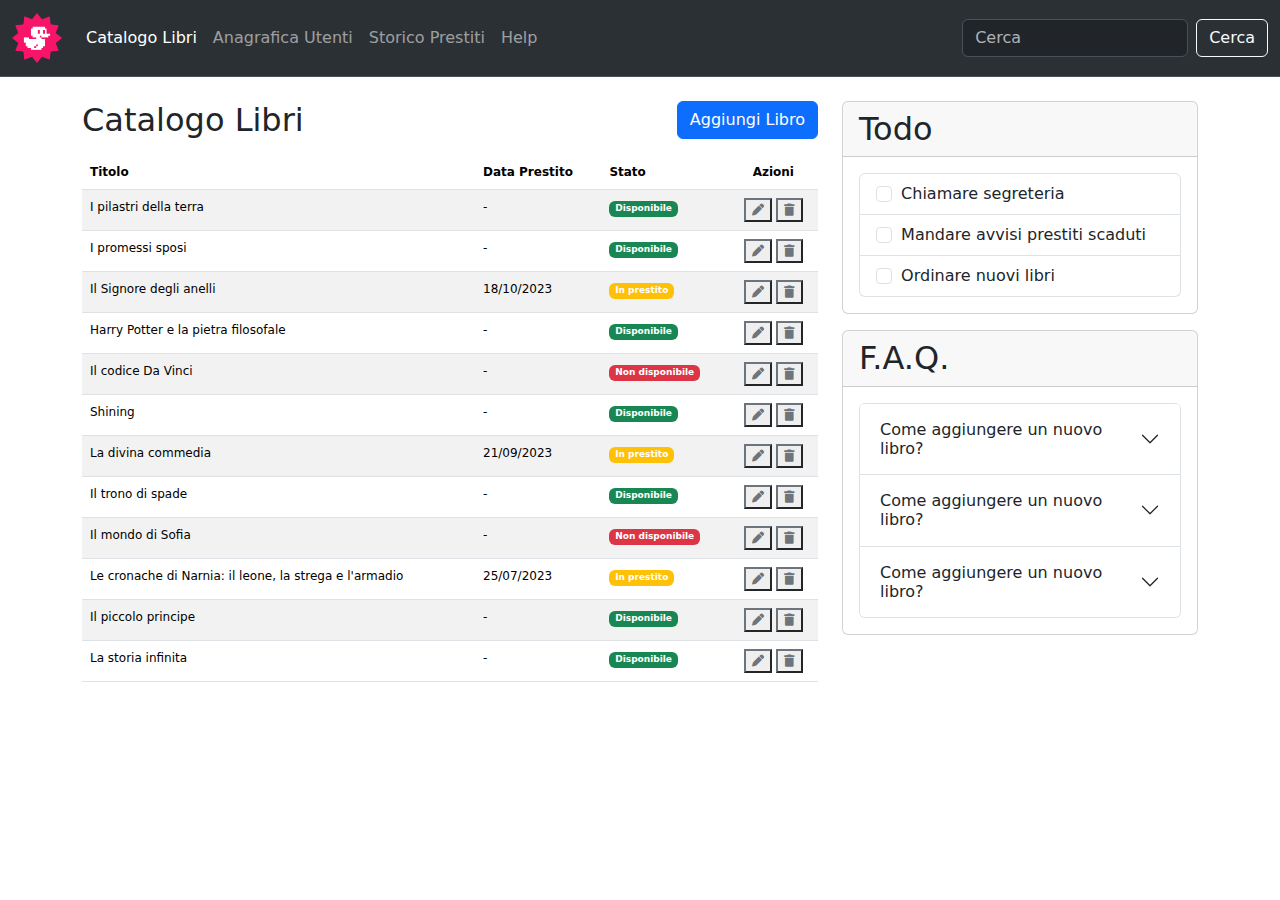
<file: index.html>
<!DOCTYPE html>
<html lang="it">
<head>
  <meta charset="UTF-8">
  <meta name="viewport" content="width=device-width, initial-scale=1.0"> 
  <meta name="author" content="Michela Milzoni">
  <title>Pagina Base</title>

  <!-- font awesome -->
  <link rel="stylesheet" 
  href="https://cdnjs.cloudflare.com/ajax/libs/font-awesome/6.7.2/css/all.min.css" 
  integrity="sha512-Evv84Mr4kqVGRNSgIGL/F/aIDqQb7xQ2vcrdIwxfjThSH8CSR7PBEakCr51Ck+w+/U6swU2Im1vVX0SVk9ABhg==" 
  crossorigin="anonymous" 
  referrerpolicy="no-referrer">

  <!-- bootstrap -->
  <link href="https://cdn.jsdelivr.net/npm/bootstrap@5.3.3/dist/css/bootstrap.min.css" 
  rel="stylesheet" 
  integrity="sha384-QWTKZyjpPEjISv5WaRU9OFeRpok6YctnYmDr5pNlyT2bRjXh0JMhjY6hW+ALEwIH" 
  crossorigin="anonymous">

  <!-- custom style -->
  <link rel="stylesheet" href="./css/style.css"> <!-- Collegamento a un file CSS esterno -->
  <link rel="shortcut icon" href="favicon.ico" type="image/x-icon">
</head>
<body>

    <!-- HEADER -->
  <header>
      <nav class="navbar navbar-expand-lg bg-body-tertiary bg-dark border-bottom border-body" data-bs-theme="dark">
        <div class="container-fluid">
          <a class="navbar-brand" href="./index.html">
            <img src="./img/duck.png" alt="Bootstrap" width="50" height="50">
          </a>
          <button class="navbar-toggler bg-dark" 
                  type="button"
                  data-bs-toggle="collapse"
                  data-bs-target="#navbarSupportedContent"
                  aria-controls="navbarSupportedContent"
                  aria-expanded="false"
                  aria-label="Toggle navigation">
            <svg xmlns="http://www.w3.org/2000/svg"
            width="30"
            height="30"
            fill="#9A9C9E"
            class="bi bi-list"
            viewBox="0 0 16 16">
            <path fill-rule="evenodd"
            d="M2.5 12a.5.5 0 0 1 .5-.5h10a.5.5 0 0 1 0 1H3a.5.5 0 0 1-.5-.5m0-4a.5.5 0 0 1 .5-.5h10a.5.5 0 0 1 0 1H3a.5.5 0 0 1-.5-.5m0-4a.5.5 0 0 1 .5-.5h10a.5.5 0 0 1 0 1H3a.5.5 0 0 1-.5-.5"/>
            </svg>
          </button>
          <div class="collapse navbar-collapse py-2" id="navbarSupportedContent">
            <ul class="navbar-nav me-auto mb-2 mb-lg-0">
              <li class="nav-item">
                <a class="nav-link active hover" aria-current="page" href="./index.html">Catalogo Libri</a>
              </li>
              <li class="nav-item">
                <a class="nav-link hover" href="#">Anagrafica Utenti</a>
              </li>
              <li class="nav-item">
                <a class="nav-link hover" href="#">Storico Prestiti</a>
              </li>
              <li class="nav-item">
                <a class="nav-link hover" href="#">Help</a>
              </li>
            </ul>
            <form class="d-flex" role="search">
              <input class="form-control me-2" type="search" placeholder="Cerca" aria-label="Search">
              <button class="btn btn-outline-light" type="submit">Cerca</button>
            </form>
          </div>
        </div>
      </nav>
  </header>

   <!-- MAIN -->
    <main>
      <div class="container mt-4 text-center">
        <div class="row">

          <!-- TABELLA -->
          <div class="col-12 col-lg-8">
            <div class="mb-3">
              <header class="d-flex justify-content-between align-items-center mb-3">
                <h2 class="card-title">
                  Catalogo Libri
                </h2>
                <a href="./aggiungi-libro.html" class="btn btn-primary">
                  Aggiungi Libro
                </a>
              </header>
              <div class="card-body">
                <table class="table table-striped">
                  <thead>
                    <tr>
                      <th scope="col">Titolo</th>
                      <th scope="col">Data Prestito</th>
                      <th scope="col">Stato</th>
                      <th scope="col">Azioni</th>
                    </tr>
                  </thead>
                  <tbody>
                    <tr>
                      <td scope="row">I pilastri della terra</td>
                      <td>-</td>
                      <td>
                        <span class="badge text-bg-success">Disponibile</span>
                      </td>
                      <td>
                        <button><i class="fa-solid fa-pen"></i></button>
                        <button><i class="fa-solid fa-trash"></i></button>
                      </td>
                    </tr>
                    <tr>
                    <td scope="row">I promessi sposi</td>
                    <td>-</td>
                    <td>
                        <span class="badge text-bg-success">Disponibile</span>
                      </td>
                      <td>
                        <button><i class="fa-solid fa-pen"></i></button>
                        <button><i class="fa-solid fa-trash"></i></button>
                      </td>
                    </tr>
                    <tr>
                      <td scope="row">Il Signore degli anelli</td>
                      <td>18/10/2023</td>
                      <td>
                        <span class="badge bg-warning text-white">In prestito</span>
                      </td>
                      <td>
                        <button><i class="fa-solid fa-pen"></i></button>
                        <button><i class="fa-solid fa-trash"></i></button>
                      </td>
                    </tr>
                    <tr>
                      <td scope="row">Harry Potter e la pietra filosofale</td>
                      <td>-</td>
                      <td>
                        <span class="badge text-bg-success">Disponibile</span>
                      </td>
                      <td>
                        <button><i class="fa-solid fa-pen"></i></button>
                        <button><i class="fa-solid fa-trash"></i></button>
                      </td>
                    </tr>
                    <tr>
                      <td scope="row">Il codice Da Vinci</td>
                      <td>-</td>
                      <td>
                        <span class="badge text-bg-danger">Non disponibile</span>
                      </td>
                      <td>
                        <button><i class="fa-solid fa-pen"></i></button>
                        <button><i class="fa-solid fa-trash"></i></button>
                      </td>
                    </tr>
                    <tr>
                      <td scope="row">Shining</td>
                      <td>-</td>
                      <td>
                        <span class="badge text-bg-success">Disponibile</span>
                      </td>
                      <td>
                        <button><i class="fa-solid fa-pen"></i></button>
                        <button><i class="fa-solid fa-trash"></i></button>
                      </td>
                    </tr>
                    <tr>
                      <td scope="row">La divina commedia</td>
                      <td>21/09/2023</td>
                      <td>
                        <span class="badge bg-warning text-white">In prestito</span>
                      </td>
                      <td>
                        <button><i class="fa-solid fa-pen"></i></button>
                        <button><i class="fa-solid fa-trash"></i></button>
                      </td>
                    </tr>
                    <tr>
                      <td scope="row">Il trono di spade</td>
                      <td>-</td>
                      <td>
                        <span class="badge text-bg-success">Disponibile</span>
                      </td>
                      <td>
                        <button><i class="fa-solid fa-pen"></i></button>
                        <button><i class="fa-solid fa-trash"></i></button>
                      </td>
                    </tr>
                    <tr>
                      <td scope="row">Il mondo di Sofia</td>
                      <td>-</td>
                      <td>
                        <span class="badge text-bg-danger">Non disponibile</span>
                      </td>
                      <td>
                        <button><i class="fa-solid fa-pen"></i></button>
                        <button><i class="fa-solid fa-trash"></i></button>
                      </td>
                    </tr>
                    <tr>
                      <td scope="row">Le cronache di Narnia: il leone, la strega e l'armadio</td>
                      <td>25/07/2023</td>
                      <td>
                        <span class="badge bg-warning text-white">In prestito</span>
                      </td>
                      <td>
                        <button><i class="fa-solid fa-pen"></i></button>
                        <button><i class="fa-solid fa-trash"></i></button>
                      </td>
                    </tr>
                    <tr>
                      <td scope="row">Il piccolo principe</td>
                      <td>-</td>
                      <td>
                        <span class="badge text-bg-success">Disponibile</span>
                      </td>
                      <td>
                        <button><i class="fa-solid fa-pen"></i></button>
                        <button><i class="fa-solid fa-trash"></i></button>
                      </td>
                    </tr>
                    <tr>
                      <td scope="row">La storia infinita</td>
                      <td>-</td>
                      <td>
                        <span class="badge text-bg-success">Disponibile</span>
                      </td>
                      <td>
                        <button><i class="fa-solid fa-pen"></i></button>
                        <button><i class="fa-solid fa-trash"></i></button>
                      </td>
                    </tr>
                  </tbody>
                </table>
              </div>
            </div>
          </div>

          <!-- TODO -->

          <div class="col-12 col-lg-4">
            <div class="card">
                <h2 class="card-header text-start">
                  Todo
                </h2>
                <div class="card-body text-start">
                  <ul class="list-group">
                    <li class="list-group-item">
                      <input
                        class="form-check-input me-1"
                        type="checkbox"
                        value=""
                        id="firstCheckbox" />
                      <label class="form-check-label" for="firstCheckbox">
                        Chiamare segreteria
                      </label>
                    </li>
                    <li class="list-group-item">
                      <input
                        class="form-check-input me-1"
                        type="checkbox"
                        value=""
                        id="secondCheckbox" />
                      <label class="form-check-label" for="secondCheckbox">
                        Mandare avvisi prestiti scaduti
                      </label>
                    </li>
                    <li class="list-group-item">
                      <input
                        class="form-check-input me-1"
                        type="checkbox"
                        value=""
                        id="thirdCheckbox" />
                      <label class="form-check-label" for="thirdCheckbox">
                        Ordinare nuovi libri
                      </label>
                    </li>
                  </ul>
                </div>  
            </div>



            <!-- FAQ -->
            <div class="card mt-3">
                  <h2 class="card-header text-start">
                    F.A.Q.
                  </h2>
                  <div class="card-body">
                    <div class="accordion" id="accordionFAQ">
                      <!-- domanda 1 -->
                      <div class="accordion-item">
                        <h2 class="accordion-header">
                          <button
                            class="accordion-button collapsed"
                            type="button"
                            data-bs-toggle="collapse"
                            data-bs-target="#collapseOne"
                            aria-expanded="true"
                            aria-controls="collapseOne">
                            Come aggiungere un nuovo libro?
                          </button>
                        </h2>
                        <div 
                          id="collapseOne"
                          class="accordion-collapse collapse" 
                          data-bs-parent="#accordionFAQ">
                          <div class="accordion-body">
                            Lorem ipsum dolor sit amet consectetur adipisicing elit. 
                            Ex, delectus porro veniam harum praesentium consequuntur soluta, 
                            aliquam consequatur fugiat quo.
                          </div>
                        </div>
                      </div>
                      <!-- domanda 2 -->
                      <div class="accordion-item">
                        <h2 class="accordion-header">
                          <button
                            class="accordion-button collapsed"
                            type="button"
                            data-bs-toggle="collapse"
                            data-bs-target="#collapseTwo"
                            aria-expanded="false" 
                            aria-controls="collapseTwo">
                            Come aggiungere un nuovo libro?
                          </button>
                        </h2>
                        <div 
                          id="collapseTwo"
                          class="accordion-collapse collapse" 
                          data-bs-parent="#accordionFAQ">
                          <div class="accordion-body">
                            Lorem ipsum dolor sit amet consectetur adipisicing elit. 
                            Ex, delectus porro veniam harum praesentium consequuntur soluta, 
                            aliquam consequatur fugiat quo.
                          </div>
                        </div>
                      </div>
                       <!-- domanda 3 -->
                      <div class="accordion-item">
                        <h2 class="accordion-header">
                          <button
                            class="accordion-button collapsed"
                            type="button"
                            data-bs-toggle="collapse"
                            data-bs-target="#collapseThree"
                            aria-expanded="false" 
                            aria-controls="collapseThree">
                            Come aggiungere un nuovo libro?
                          </button>
                        </h2>
                        <div 
                          id="collapseThree"
                          class="accordion-collapse collapse" 
                          data-bs-parent="#accordionFAQ">
                          <div class="accordion-body">
                            Lorem ipsum dolor sit amet consectetur adipisicing elit. 
                            Ex, delectus porro veniam harum praesentium consequuntur soluta, 
                            aliquam consequatur fugiat quo.
                          </div>
                        </div>
                      </div>
                    </div>
                  </div>
              </div>
          </div>
        </div>
      </div>
    </main>


    <script src="https://cdn.jsdelivr.net/npm/bootstrap@5.3.3/dist/js/bootstrap.bundle.min.js" integrity="sha384-YvpcrYf0tY3lHB60NNkmXc5s9fDVZLESaAA55NDzOxhy9GkcIdslK1eN7N6jIeHz" crossorigin="anonymous"></script>
</body>
</html>
</file>
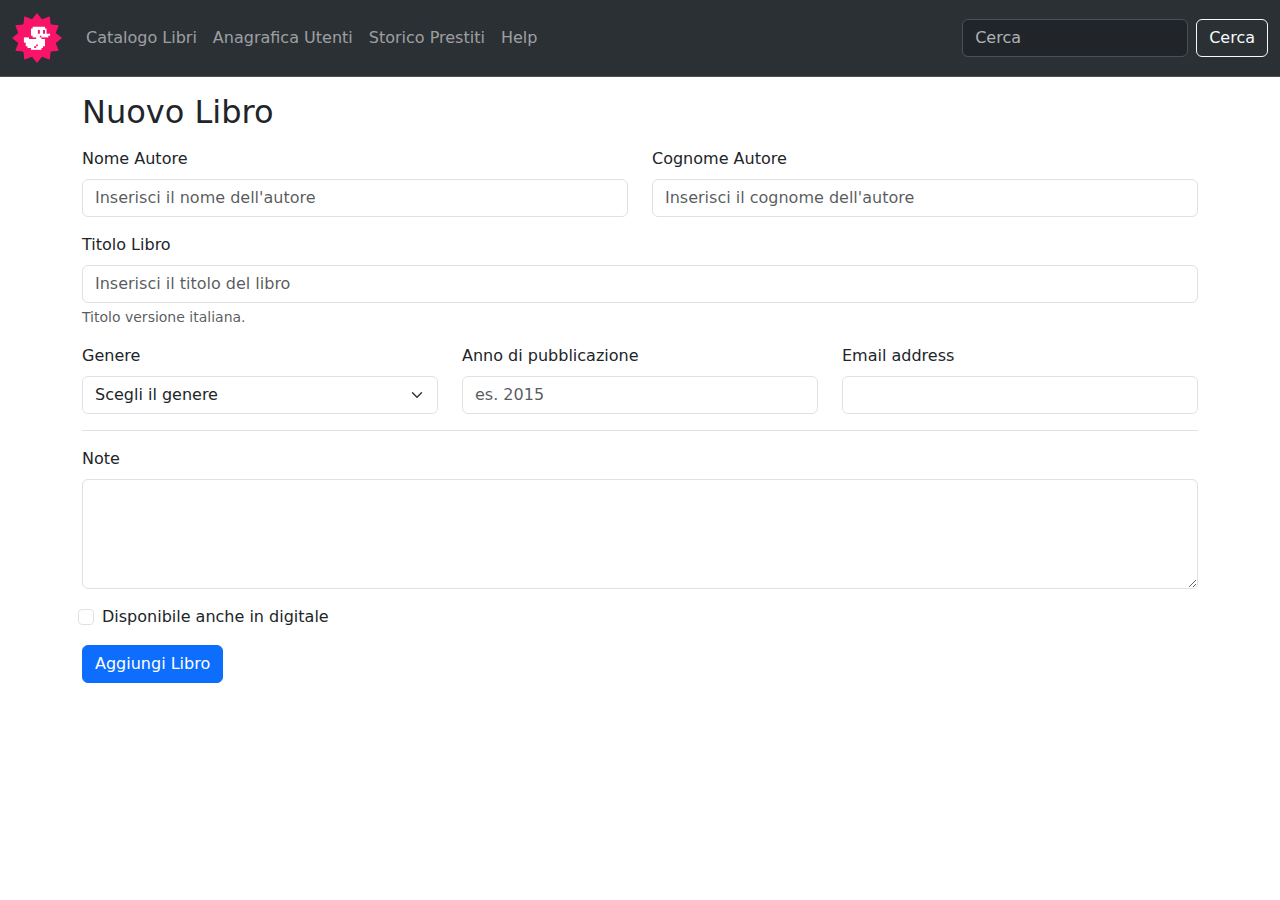
<file: aggiungi-libro.html>
<!DOCTYPE html>
<html lang="it">
<head>
  <meta charset="UTF-8">
  <meta name="viewport" content="width=device-width, initial-scale=1.0"> 
  <meta name="author" content="Michela Milzoni">
  <title>Pagina Base</title>

  <!-- font awesome -->
  <link rel="stylesheet" 
  href="https://cdnjs.cloudflare.com/ajax/libs/font-awesome/6.7.2/css/all.min.css" 
  integrity="sha512-Evv84Mr4kqVGRNSgIGL/F/aIDqQb7xQ2vcrdIwxfjThSH8CSR7PBEakCr51Ck+w+/U6swU2Im1vVX0SVk9ABhg==" 
  crossorigin="anonymous" 
  referrerpolicy="no-referrer">

  <!-- bootstrap -->
  <link href="https://cdn.jsdelivr.net/npm/bootstrap@5.3.3/dist/css/bootstrap.min.css" 
  rel="stylesheet" 
  integrity="sha384-QWTKZyjpPEjISv5WaRU9OFeRpok6YctnYmDr5pNlyT2bRjXh0JMhjY6hW+ALEwIH" 
  crossorigin="anonymous">

  <!-- custom style -->
  <link rel="stylesheet" href="./css/style.css"> <!-- Collegamento a un file CSS esterno -->
  <link rel="shortcut icon" href="favicon.ico" type="image/x-icon">
</head>
<body>

    <!-- HEADER -->
    <header>
      <nav class="navbar navbar-expand-lg bg-body-tertiary bg-dark border-bottom border-body" data-bs-theme="dark">
        <div class="container-fluid">
          <a class="navbar-brand" href="./index.html">
            <img src="./img/duck.png" alt="Bootstrap" width="50" height="50">
          </a>
          <button class="navbar-toggler bg-dark" 
                  type="button"
                  data-bs-toggle="collapse"
                  data-bs-target="#navbarSupportedContent"
                  aria-controls="navbarSupportedContent"
                  aria-expanded="false"
                  aria-label="Toggle navigation">
            <svg xmlns="http://www.w3.org/2000/svg"
            width="30"
            height="30"
            fill="#9A9C9E"
            class="bi bi-list"
            viewBox="0 0 16 16">
            <path fill-rule="evenodd"
            d="M2.5 12a.5.5 0 0 1 .5-.5h10a.5.5 0 0 1 0 1H3a.5.5 0 0 1-.5-.5m0-4a.5.5 0 0 1 .5-.5h10a.5.5 0 0 1 0 1H3a.5.5 0 0 1-.5-.5m0-4a.5.5 0 0 1 .5-.5h10a.5.5 0 0 1 0 1H3a.5.5 0 0 1-.5-.5"/>
            </svg>
          </button>
          <div class="collapse navbar-collapse py-2" id="navbarSupportedContent">
            <ul class="navbar-nav me-auto mb-2 mb-lg-0">
              <li class="nav-item">
                <a class="nav-link hover" aria-current="page" href="./index.html">Catalogo Libri</a>
              </li>
              <li class="nav-item">
                <a class="nav-link hover" href="#">Anagrafica Utenti</a>
              </li>
              <li class="nav-item">
                <a class="nav-link hover" href="#">Storico Prestiti</a>
              </li>
              <li class="nav-item">
                <a class="nav-link hover" href="#">Help</a>
              </li>
            </ul>
            <form class="d-flex" role="search">
              <input class="form-control me-2" type="search" placeholder="Cerca" aria-label="Search">
              <button class="btn btn-outline-light" type="submit">Cerca</button>
            </form>
          </div>
        </div>
      </nav>
    </header>

    <main>
    <div class="container">
        <div class="row">
            <h2 class="mt-3 mb-3">
                Nuovo Libro
            </h2>
            <div class="col-6">
                <form action=".">
                    <div class="mb-3">
                        <label for="NomeAutore" class="form-label">Nome Autore</label>
                        <input type="text" class="form-control" id="NomeAutore" placeholder="Inserisci il nome dell'autore" />
                    </div>
                </form>
            </div>
        
            <div class="col-6">
                    <form action=".">
                    <div class="mb-3">
                        <label for="CognomeAutore" class="form-label">Cognome Autore</label>
                        <input type="text" class="form-control" id="CognomeAutore" placeholder="Inserisci il cognome dell'autore" />
                    </div>
                </form>
            </div>
            <div class="col-12">
                <form action=".">
                    <div class="mb-3">
                        <label for="TitoloLibro" class="form-label">Titolo Libro</label>
                        <input type="text" class="form-control" id="TitoloLibro" aria-describedby="titolo-libro" placeholder="Inserisci il titolo del libro" />
                        <div id="titolo-libro" class="form-text">Titolo versione italiana.</div>
                    </div>
                </form>
            </div>

            <div class="col-12 col-lg-4  mb-3">
                <label class="form-label">Genere</label>
                <select class="form-select" aria-label="Default select example">
                    <option selected>Scegli il genere</option>
                    <option value="1">Giallo</option>
                    <option value="2">Rosa</option>
                    <option value="3">Thriller</option>
                    <option value="3">Fantascienza</option> 
                </select>
            </div>

            <div class="col-12 col-lg-4">
                <form action=".">
                    <div class="mb-3">
                        <label for="AnnoPubblicazione" class="form-label">Anno di pubblicazione</label>
                        <input type="text" class="form-control" id="AnnoPubblicazione" pattern="\d{4}" oninvalid="this.setCustomValidity('Inserisci un numero di 4 cifre')" oninput="this.setCustomValidity('')" placeholder="es. 2015">
                    </div>
                </form>
            </div>

            <div class="col-12 col-lg-4">
                <form action=".">
                    <div class="mb-3">
                        <label for="Email" class="form-label">Email address</label>
                        <input type="email" class="form-control" id="Email">
                    </div>
                </form>
            </div>

            <div class="mb-3">
            <div class="border-bottom"></div>
            </div>

            <div class="col-12">
                <form action=".">
                    <div class="mb-3">
                        <label for="NoteLibro" class="form-label">Note</label>
                        <div class="mb-3">
                            <textarea class="form-control" id="NoteLibro" rows="4"></textarea>
                        </div>
                    </div>
                </form>
            </div>
            
            <div class="form-check ms-2 mb-3">
                <input class="form-check-input" type="checkbox" value="" id="Digitale">
                <label class="form-check-label" for="Digitale">
                  Disponibile anche in digitale
                </label>
            </div>
            
            <div class="mb-3">
                <a href="./index.html" class="btn btn-primary">
                Aggiungi Libro
                </a>
            </div>
        </div>
    </div>
</main>

<script src="https://cdn.jsdelivr.net/npm/bootstrap@5.3.3/dist/js/bootstrap.bundle.min.js" integrity="sha384-YvpcrYf0tY3lHB60NNkmXc5s9fDVZLESaAA55NDzOxhy9GkcIdslK1eN7N6jIeHz" crossorigin="anonymous"></script>
</body>
</html>
</file>
<file: css/style.css>
/* MAIN - table*/
.table th:nth-child(2),
.table td:nth-child(2) {
    display: none;
}

.table th:not(:last-child),
.table td:not(:last-child) {
    text-align: left;
}

/* TABELLA */
.table i {
    color: #6C757D;
}

.table button {
    border-color: #6C757D;
}

.table.table-striped {
    font-size: 12px;
}



/* FAQ */




/* media query */
@media screen and (min-width: 768px) {
    .table th:nth-child(2),
    .table td:nth-child(2) {
    display: table-cell;
}

}
</file>
